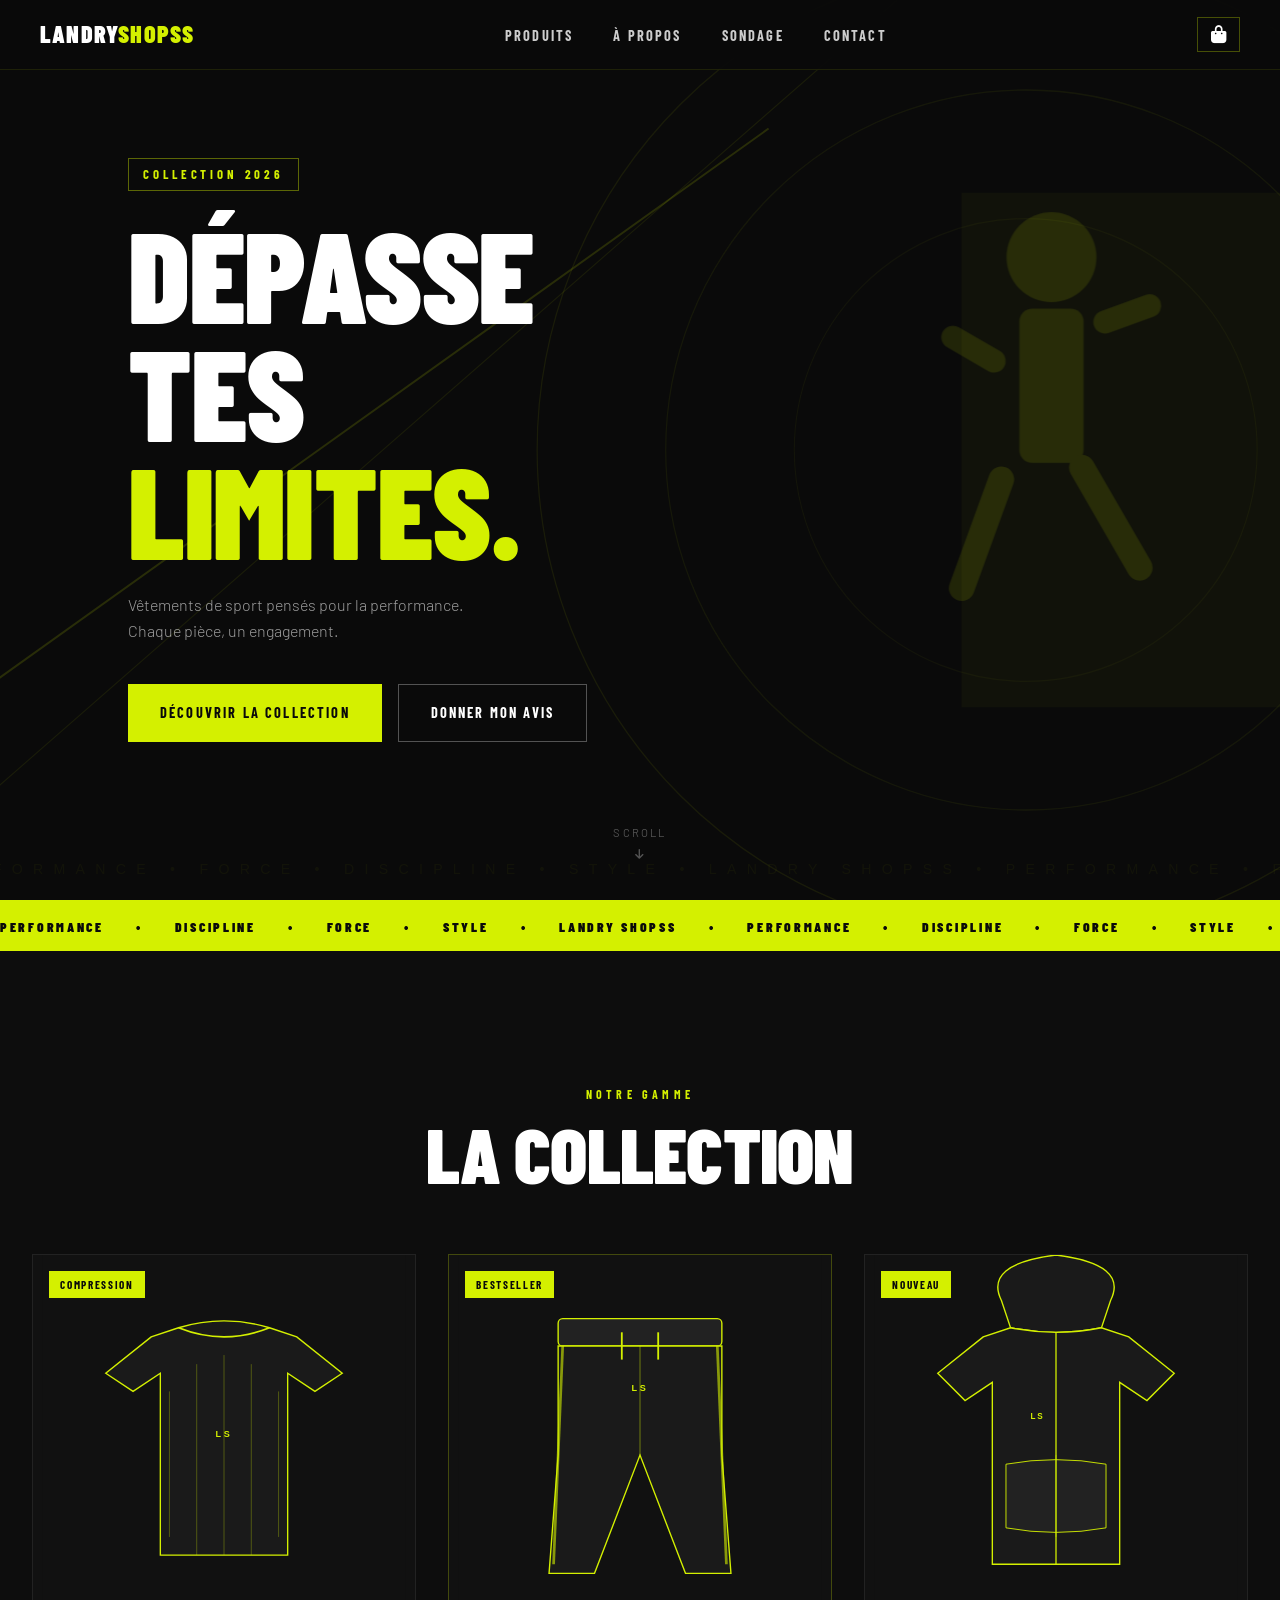
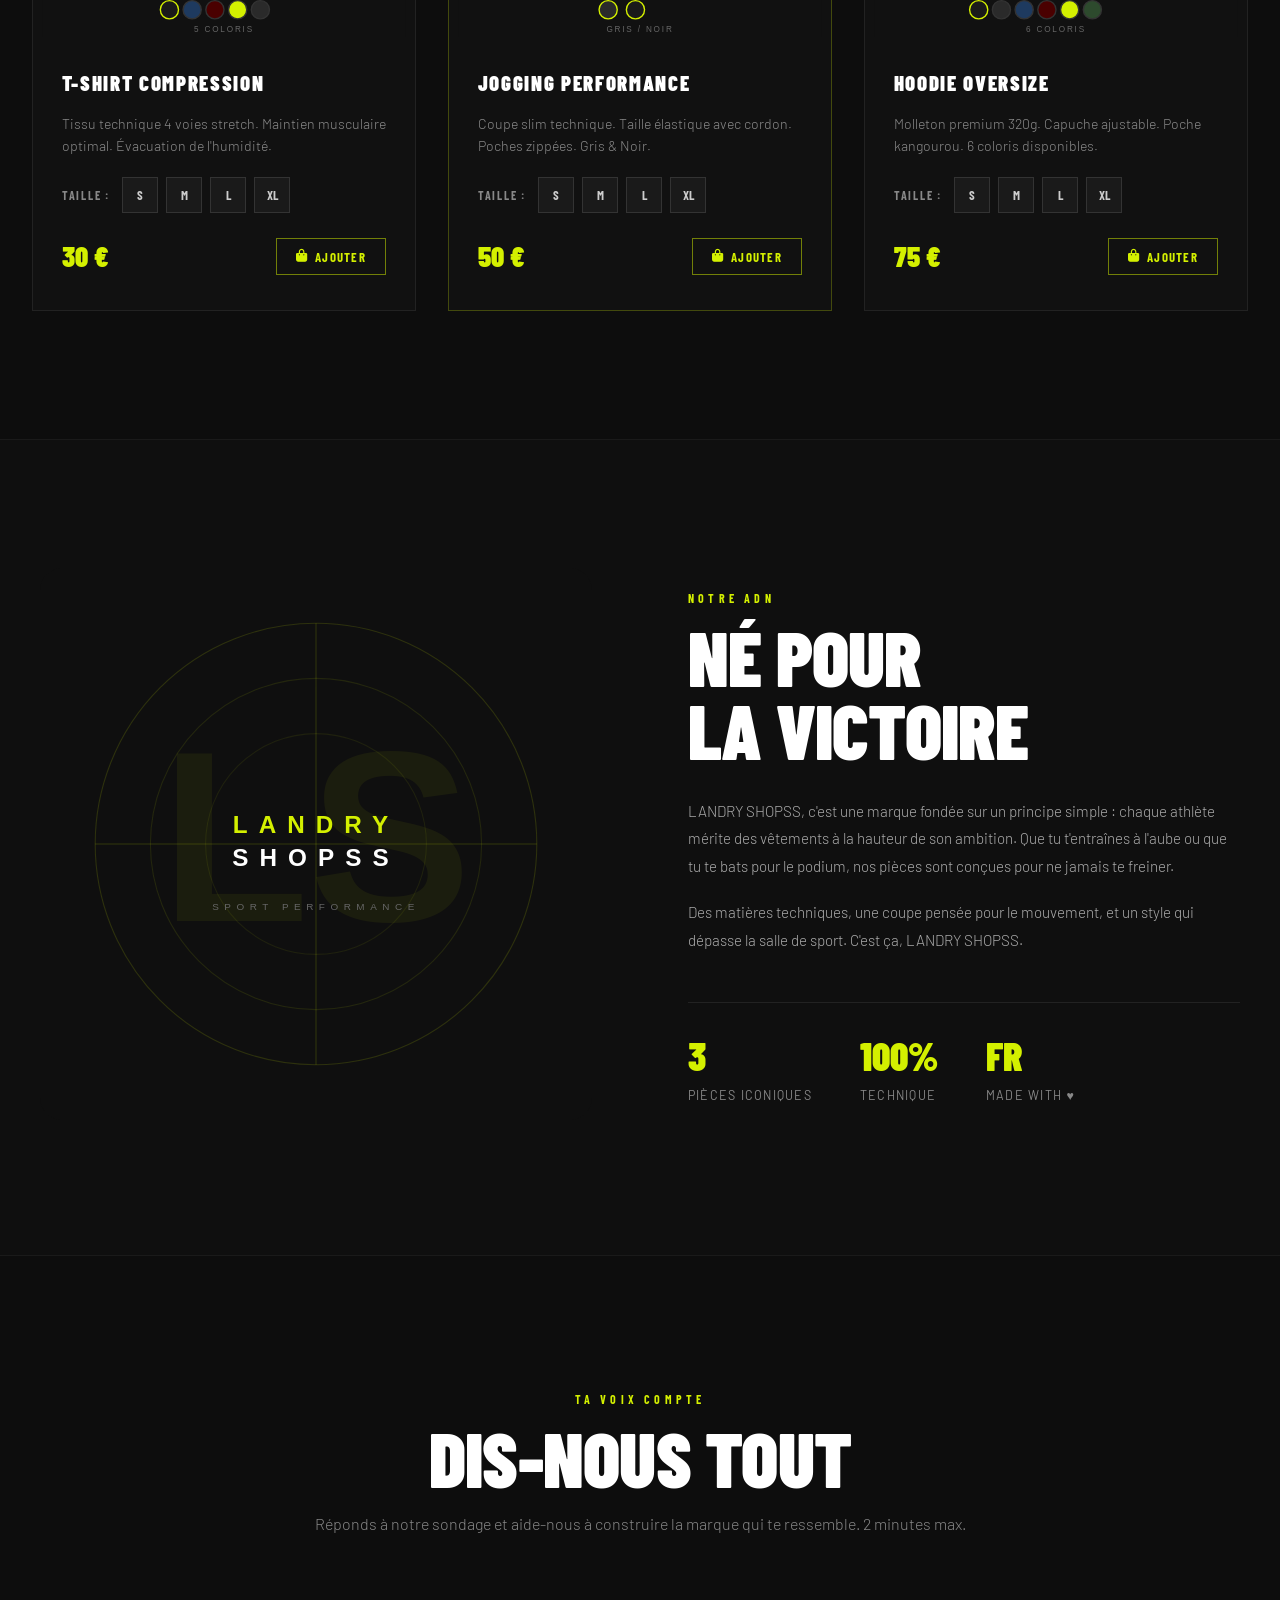
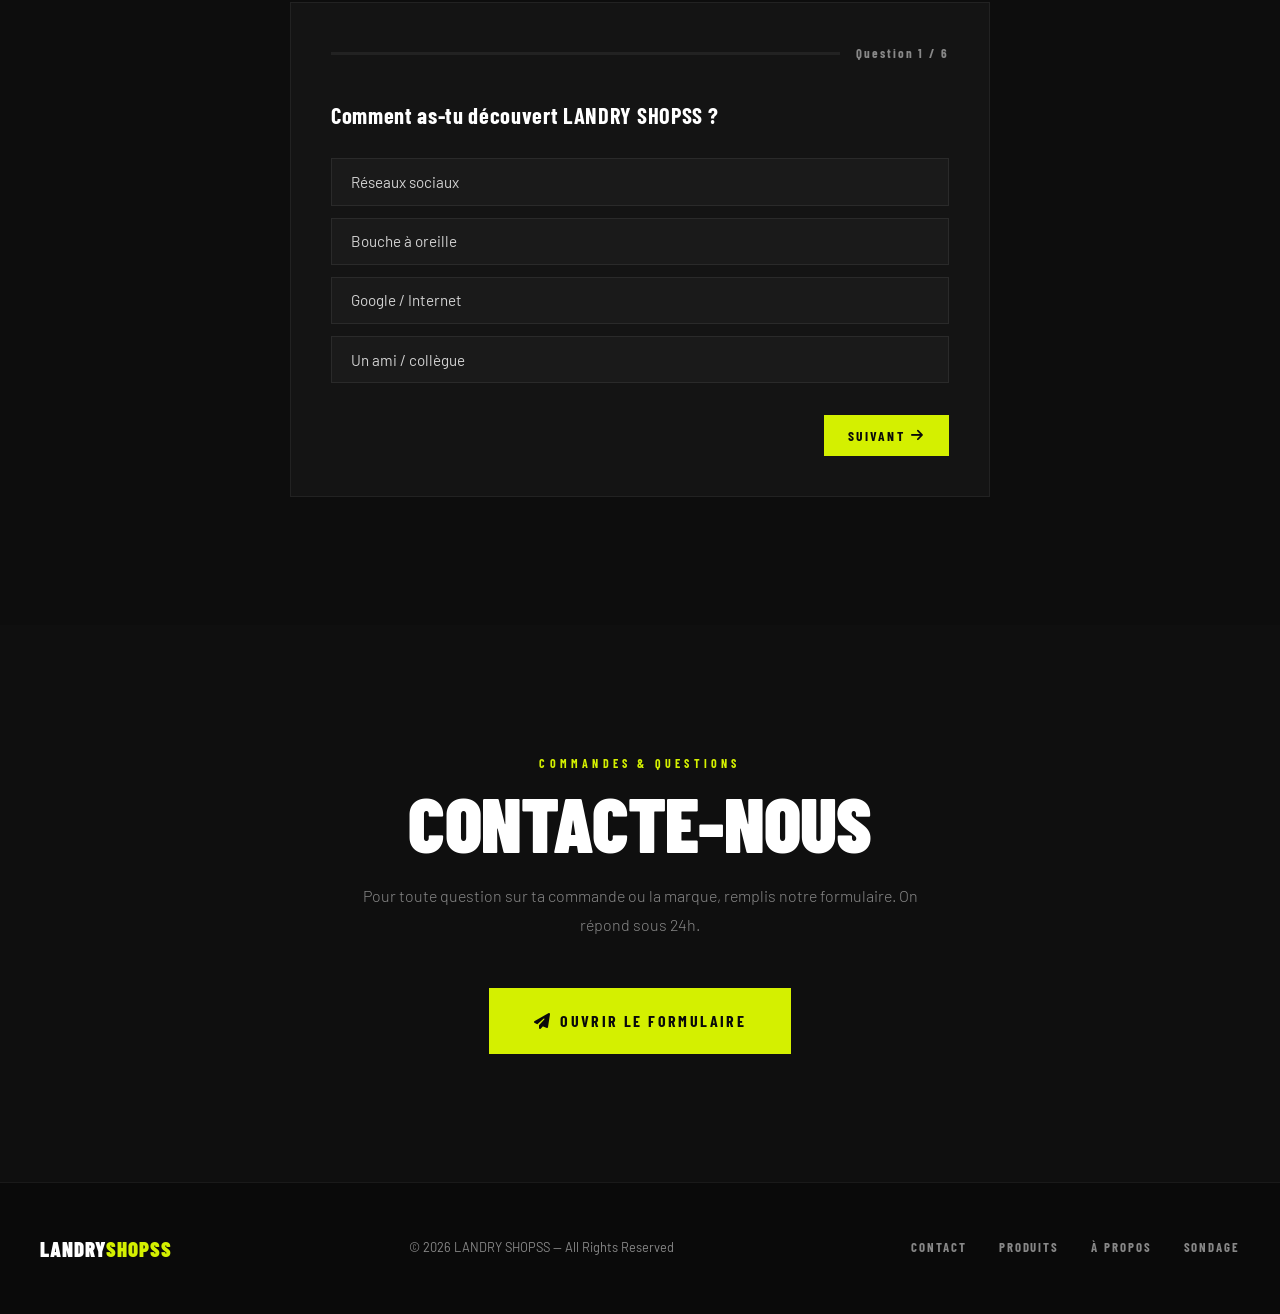
<file: index.html>
<!DOCTYPE html>
<html lang="fr">
<head>
  <meta charset="UTF-8">
  <meta name="viewport" content="width=device-width, initial-scale=1.0">
  <title>LANDRY SHOPSS — Sport Performance</title>
  <meta name="description" content="LANDRY SHOPSS — Vêtements de sport performance. T-shirts compression, joggings, hoodies. Livraison France.">
  <link href="https://fonts.googleapis.com/css2?family=Barlow+Condensed:wght@400;700;900&family=Barlow:wght@300;400;500&display=swap" rel="stylesheet">
  <link rel="stylesheet" href="https://cdnjs.cloudflare.com/ajax/libs/font-awesome/6.5.1/css/all.min.css">
  <link rel="stylesheet" href="style.css">
</head>
<body>

  <!-- ===== PANIER SIDEBAR ===== -->
  <div class="cart-overlay" id="cartOverlay" onclick="toggleCart()"></div>
  <aside class="cart-sidebar" id="cartSidebar">
    <div class="cart-header">
      <h2>MON PANIER</h2>
      <button class="cart-close" onclick="toggleCart()"><i class="fa-solid fa-xmark"></i></button>
    </div>
    <div class="cart-items" id="cartItems">
      <div class="cart-empty" id="cartEmpty">
        <i class="fa-solid fa-bag-shopping"></i>
        <p>Ton panier est vide.</p>
      </div>
    </div>
    <div class="cart-footer" id="cartFooter" style="display:none;">
      <div class="cart-total">
        <span>TOTAL</span>
        <span class="cart-total-amount" id="cartTotal">0 €</span>
      </div>
      <a href="https://admin.typeform.com/accounts/01J99XGKG7QRJWRQDHW927JT6B/workspaces/DyzyUU" target="_blank" class="btn-primary" style="width:100%;text-align:center;display:block;">
        <i class="fa-solid fa-lock"></i> Finaliser la commande
      </a>
      <button class="btn-clear" onclick="clearCart()">Vider le panier</button>
    </div>
  </aside>

  <!-- ===== NAVBAR ===== -->
  <nav class="navbar">
    <div class="nav-inner">
      <a href="#" class="logo">LANDRY<span>SHOPSS</span></a>
      <ul class="nav-links">
        <li><a href="#produits">Produits</a></li>
        <li><a href="#about">À propos</a></li>
        <li><a href="#sondage">Sondage</a></li>
        <li><a href="#contact">Contact</a></li>
      </ul>
      <button class="cart-btn" onclick="toggleCart()">
        <i class="fa-solid fa-bag-shopping"></i>
        <span class="cart-count" id="cartCount">0</span>
      </button>
    </div>
  </nav>

  <!-- ===== HERO ===== -->
  <section class="hero">
    <div class="hero-bg">
      <svg viewBox="0 0 1200 700" preserveAspectRatio="xMidYMid slice" xmlns="http://www.w3.org/2000/svg">
        <rect width="1200" height="700" fill="#0a0a0a"/>
        <ellipse cx="900" cy="350" rx="380" ry="380" fill="none" stroke="#d4f000" stroke-width="1" opacity="0.08"/>
        <ellipse cx="900" cy="350" rx="280" ry="280" fill="none" stroke="#d4f000" stroke-width="1" opacity="0.06"/>
        <ellipse cx="900" cy="350" rx="180" ry="180" fill="none" stroke="#d4f000" stroke-width="1" opacity="0.04"/>
        <line x1="0" y1="600" x2="700" y2="100" stroke="#d4f000" stroke-width="1.5" opacity="0.15"/>
        <line x1="0" y1="700" x2="800" y2="0" stroke="#d4f000" stroke-width="0.8" opacity="0.08"/>
        <polygon points="850,150 1100,150 1100,550 850,550" fill="#d4f000" opacity="0.03"/>
        <g opacity="0.12" fill="#d4f000">
          <circle cx="920" cy="200" r="35"/>
          <rect x="895" y="240" width="50" height="120" rx="10"/>
          <rect x="840" y="250" width="55" height="18" rx="9" transform="rotate(30 840 250)"/>
          <rect x="950" y="245" width="55" height="18" rx="9" transform="rotate(-20 950 245)"/>
          <rect x="875" y="360" width="20" height="110" rx="10" transform="rotate(20 875 360)"/>
          <rect x="930" y="360" width="20" height="110" rx="10" transform="rotate(-30 930 360)"/>
        </g>
        <text x="50" y="680" font-family="sans-serif" font-size="11" fill="#d4f000" opacity="0.04" letter-spacing="8">PERFORMANCE • FORCE • DISCIPLINE • STYLE • LANDRY SHOPSS • PERFORMANCE • FORCE • DISCIPLINE</text>
      </svg>
    </div>
    <div class="hero-content">
      <span class="hero-label">Collection 2026</span>
      <h1 class="hero-title">DÉPASSE<br>TES<br><em>LIMITES.</em></h1>
      <p class="hero-sub">Vêtements de sport pensés pour la performance.<br>Chaque pièce, un engagement.</p>
      <div class="hero-actions">
        <a href="#produits" class="btn-primary">Découvrir la collection</a>
        <a href="#sondage" class="btn-ghost">Donner mon avis</a>
      </div>
    </div>
    <div class="hero-scroll">
      <span>Scroll</span>
      <i class="fa-solid fa-arrow-down"></i>
    </div>
  </section>

  <!-- ===== TICKER BAND ===== -->
  <div class="ticker-band">
    <div class="ticker-inner">
      <span>PERFORMANCE</span><span>•</span>
      <span>DISCIPLINE</span><span>•</span>
      <span>FORCE</span><span>•</span>
      <span>STYLE</span><span>•</span>
      <span>LANDRY SHOPSS</span><span>•</span>
      <span>PERFORMANCE</span><span>•</span>
      <span>DISCIPLINE</span><span>•</span>
      <span>FORCE</span><span>•</span>
      <span>STYLE</span><span>•</span>
      <span>LANDRY SHOPSS</span><span>•</span>
      <span>PERFORMANCE</span><span>•</span>
      <span>DISCIPLINE</span><span>•</span>
    </div>
  </div>

  <!-- ===== PRODUITS ===== -->
  <section class="produits" id="produits">
    <div class="section-header">
      <span class="section-label">Notre gamme</span>
      <h2 class="section-title">LA COLLECTION</h2>
    </div>

    <div class="products-grid">

      <!-- T-SHIRT COMPRESSION -->
      <article class="product-card">
        <div class="product-visual">
          <svg viewBox="0 0 400 420" xmlns="http://www.w3.org/2000/svg">
            <rect width="400" height="420" fill="#111"/>
            <g transform="translate(200,210)">
              <path d="M-80,-120 L-130,-80 L-100,-60 L-70,-80 L-70,120 L70,120 L70,-80 L100,-60 L130,-80 L80,-120 L50,-130 Q0,-145 -50,-130 Z" fill="#1a1a1a" stroke="#d4f000" stroke-width="1.5"/>
              <path d="M-50,-130 Q0,-110 50,-130" fill="none" stroke="#d4f000" stroke-width="2"/>
              <line x1="-60" y1="-60" x2="-60" y2="100" stroke="#d4f000" stroke-width="0.8" opacity="0.4"/>
              <line x1="-30" y1="-90" x2="-30" y2="120" stroke="#d4f000" stroke-width="0.8" opacity="0.4"/>
              <line x1="0" y1="-100" x2="0" y2="120" stroke="#d4f000" stroke-width="0.8" opacity="0.4"/>
              <line x1="30" y1="-90" x2="30" y2="120" stroke="#d4f000" stroke-width="0.8" opacity="0.4"/>
              <line x1="60" y1="-60" x2="60" y2="100" stroke="#d4f000" stroke-width="0.8" opacity="0.4"/>
              <text x="0" y="-10" text-anchor="middle" font-family="sans-serif" font-size="10" font-weight="900" fill="#d4f000" letter-spacing="3">LS</text>
            </g>
            <circle cx="140" cy="390" r="10" fill="#1a1a1a" stroke="#d4f000" stroke-width="1.5"/>
            <circle cx="165" cy="390" r="10" fill="#1e3a5f" stroke="#333" stroke-width="1.5"/>
            <circle cx="190" cy="390" r="10" fill="#4a0000" stroke="#333" stroke-width="1.5"/>
            <circle cx="215" cy="390" r="10" fill="#d4f000" stroke="#333" stroke-width="1.5"/>
            <circle cx="240" cy="390" r="10" fill="#2a2a2a" stroke="#333" stroke-width="1.5"/>
            <text x="200" y="415" text-anchor="middle" font-family="sans-serif" font-size="9" fill="#666" letter-spacing="2">5 COLORIS</text>
          </svg>
          <div class="product-badge">COMPRESSION</div>
        </div>
        <div class="product-info">
          <h3>T-SHIRT COMPRESSION</h3>
          <p class="product-desc">Tissu technique 4 voies stretch. Maintien musculaire optimal. Évacuation de l'humidité.</p>
          <div class="size-selector">
            <span class="size-label">TAILLE :</span>
            <div class="sizes">
              <button class="size-btn" onclick="selectSize(this)">S</button>
              <button class="size-btn" onclick="selectSize(this)">M</button>
              <button class="size-btn" onclick="selectSize(this)">L</button>
              <button class="size-btn" onclick="selectSize(this)">XL</button>
            </div>
          </div>
          <div class="product-footer">
            <span class="product-price">30 €</span>
            <button class="btn-buy" onclick="addToCart('T-Shirt Compression', 30, this)">
              <i class="fa-solid fa-bag-shopping"></i> Ajouter
            </button>
          </div>
        </div>
      </article>

      <!-- JOGGING -->
      <article class="product-card featured">
        <div class="product-visual">
          <svg viewBox="0 0 400 420" xmlns="http://www.w3.org/2000/svg">
            <rect width="400" height="420" fill="#111"/>
            <g transform="translate(200,200)">
              <rect x="-90" y="-130" width="180" height="30" rx="5" fill="#222" stroke="#d4f000" stroke-width="1.5"/>
              <path d="M-90,-100 L-90,20 L-100,150 L-50,150 L0,20 L50,150 L100,150 L90,20 L90,-100 Z" fill="#1a1a1a" stroke="#d4f000" stroke-width="1.5"/>
              <line x1="0" y1="-100" x2="0" y2="20" stroke="#d4f000" stroke-width="1" opacity="0.5"/>
              <line x1="-85" y1="-100" x2="-95" y2="140" stroke="#d4f000" stroke-width="3" opacity="0.6"/>
              <line x1="85" y1="-100" x2="95" y2="140" stroke="#d4f000" stroke-width="3" opacity="0.6"/>
              <line x1="-20" y1="-115" x2="-20" y2="-85" stroke="#d4f000" stroke-width="2"/>
              <line x1="20" y1="-115" x2="20" y2="-85" stroke="#d4f000" stroke-width="2"/>
              <text x="0" y="-50" text-anchor="middle" font-family="sans-serif" font-size="10" font-weight="900" fill="#d4f000" letter-spacing="3">LS</text>
            </g>
            <circle cx="165" cy="390" r="10" fill="#2a2a2a" stroke="#d4f000" stroke-width="1.5"/>
            <circle cx="195" cy="390" r="10" fill="#1a1a1a" stroke="#d4f000" stroke-width="1.5"/>
            <text x="200" y="415" text-anchor="middle" font-family="sans-serif" font-size="9" fill="#666" letter-spacing="2">GRIS / NOIR</text>
          </svg>
          <div class="product-badge">BESTSELLER</div>
        </div>
        <div class="product-info">
          <h3>JOGGING PERFORMANCE</h3>
          <p class="product-desc">Coupe slim technique. Taille élastique avec cordon. Poches zippées. Gris &amp; Noir.</p>
          <div class="size-selector">
            <span class="size-label">TAILLE :</span>
            <div class="sizes">
              <button class="size-btn" onclick="selectSize(this)">S</button>
              <button class="size-btn" onclick="selectSize(this)">M</button>
              <button class="size-btn" onclick="selectSize(this)">L</button>
              <button class="size-btn" onclick="selectSize(this)">XL</button>
            </div>
          </div>
          <div class="product-footer">
            <span class="product-price">50 €</span>
            <button class="btn-buy" onclick="addToCart('Jogging Performance', 50, this)">
              <i class="fa-solid fa-bag-shopping"></i> Ajouter
            </button>
          </div>
        </div>
      </article>

      <!-- HOODIE -->
      <article class="product-card">
        <div class="product-visual">
          <svg viewBox="0 0 400 420" xmlns="http://www.w3.org/2000/svg">
            <rect width="400" height="420" fill="#111"/>
            <g transform="translate(200,210)">
              <path d="M-60,-160 Q-80,-200 0,-210 Q80,-200 60,-160 L50,-130 Q0,-120 -50,-130 Z" fill="#1a1a1a" stroke="#d4f000" stroke-width="1.5"/>
              <path d="M-80,-120 L-130,-80 L-100,-50 L-70,-70 L-70,130 L70,130 L70,-70 L100,-50 L130,-80 L80,-120 L50,-130 Q0,-120 -50,-130 Z" fill="#1a1a1a" stroke="#d4f000" stroke-width="1.5"/>
              <path d="M-55,20 L-55,90 Q0,100 55,90 L55,20 Q0,10 -55,20 Z" fill="#222" stroke="#d4f000" stroke-width="1"/>
              <line x1="0" y1="10" x2="0" y2="100" stroke="#d4f000" stroke-width="1" opacity="0.5"/>
              <line x1="0" y1="-125" x2="0" y2="130" stroke="#d4f000" stroke-width="2" opacity="0.7"/>
              <text x="-28" y="-30" font-family="sans-serif" font-size="9" font-weight="900" fill="#d4f000" letter-spacing="2">LS</text>
            </g>
            <circle cx="115" cy="390" r="10" fill="#1a1a1a" stroke="#d4f000" stroke-width="1.5"/>
            <circle cx="140" cy="390" r="10" fill="#2a2a2a" stroke="#333" stroke-width="1.5"/>
            <circle cx="165" cy="390" r="10" fill="#1e3a5f" stroke="#333" stroke-width="1.5"/>
            <circle cx="190" cy="390" r="10" fill="#4a0000" stroke="#333" stroke-width="1.5"/>
            <circle cx="215" cy="390" r="10" fill="#d4f000" stroke="#333" stroke-width="1.5"/>
            <circle cx="240" cy="390" r="10" fill="#2d4a2d" stroke="#333" stroke-width="1.5"/>
            <text x="200" y="415" text-anchor="middle" font-family="sans-serif" font-size="9" fill="#666" letter-spacing="2">6 COLORIS</text>
          </svg>
          <div class="product-badge">NOUVEAU</div>
        </div>
        <div class="product-info">
          <h3>HOODIE OVERSIZE</h3>
          <p class="product-desc">Molleton premium 320g. Capuche ajustable. Poche kangourou. 6 coloris disponibles.</p>
          <div class="size-selector">
            <span class="size-label">TAILLE :</span>
            <div class="sizes">
              <button class="size-btn" onclick="selectSize(this)">S</button>
              <button class="size-btn" onclick="selectSize(this)">M</button>
              <button class="size-btn" onclick="selectSize(this)">L</button>
              <button class="size-btn" onclick="selectSize(this)">XL</button>
            </div>
          </div>
          <div class="product-footer">
            <span class="product-price">75 €</span>
            <button class="btn-buy" onclick="addToCart('Hoodie Oversize', 75, this)">
              <i class="fa-solid fa-bag-shopping"></i> Ajouter
            </button>
          </div>
        </div>
      </article>

    </div>
  </section>

  <!-- ===== ABOUT ===== -->
  <section class="about" id="about">
    <div class="about-inner">
      <div class="about-visual">
        <svg viewBox="0 0 500 500" xmlns="http://www.w3.org/2000/svg">
          <rect width="500" height="500" fill="#0f0f0f" rx="20"/>
          <text x="250" y="320" text-anchor="middle" font-family="sans-serif" font-size="220" font-weight="900" fill="#d4f000" opacity="0.06">LS</text>
          <circle cx="250" cy="250" r="200" fill="none" stroke="#d4f000" stroke-width="1" opacity="0.15"/>
          <circle cx="250" cy="250" r="150" fill="none" stroke="#d4f000" stroke-width="1" opacity="0.1"/>
          <circle cx="250" cy="250" r="100" fill="none" stroke="#d4f000" stroke-width="1" opacity="0.08"/>
          <line x1="50" y1="250" x2="450" y2="250" stroke="#d4f000" stroke-width="0.8" opacity="0.2"/>
          <line x1="250" y1="50" x2="250" y2="450" stroke="#d4f000" stroke-width="0.8" opacity="0.2"/>
          <text x="250" y="240" text-anchor="middle" font-family="sans-serif" font-size="22" font-weight="900" fill="#d4f000" letter-spacing="10">LANDRY</text>
          <text x="250" y="270" text-anchor="middle" font-family="sans-serif" font-size="22" font-weight="900" fill="#ffffff" letter-spacing="10">SHOPSS</text>
          <text x="250" y="310" text-anchor="middle" font-family="sans-serif" font-size="9" fill="#666" letter-spacing="5">SPORT PERFORMANCE</text>
        </svg>
      </div>
      <div class="about-text">
        <span class="section-label">Notre ADN</span>
        <h2 class="section-title">NÉ POUR<br>LA VICTOIRE</h2>
        <p>LANDRY SHOPSS, c'est une marque fondée sur un principe simple : chaque athlète mérite des vêtements à la hauteur de son ambition. Que tu t'entraînes à l'aube ou que tu te bats pour le podium, nos pièces sont conçues pour ne jamais te freiner.</p>
        <p>Des matières techniques, une coupe pensée pour le mouvement, et un style qui dépasse la salle de sport. C'est ça, LANDRY SHOPSS.</p>
        <div class="about-stats">
          <div class="stat"><strong>3</strong><span>Pièces iconiques</span></div>
          <div class="stat"><strong>100%</strong><span>Technique</span></div>
          <div class="stat"><strong>FR</strong><span>Made with ♥</span></div>
        </div>
      </div>
    </div>
  </section>

  <!-- ===== SONDAGE TYPEFORM ===== -->
  <section class="sondage" id="sondage">
    <div class="sondage-inner">
      <div class="section-header">
        <span class="section-label">Ta voix compte</span>
        <h2 class="section-title">DIS-NOUS TOUT</h2>
        <p class="sondage-sub">Réponds à notre sondage et aide-nous à construire la marque qui te ressemble. 2 minutes max.</p>
      </div>

      <!-- Formulaire inline -->
      <div class="form-wrapper" id="formWrapper">
        <div class="form-progress">
          <div class="progress-bar"><div class="progress-fill" id="progressFill"></div></div>
          <span class="progress-text" id="progressText">Question 1 / 6</span>
        </div>

        <div class="form-steps">

          <!-- Q1 -->
          <div class="form-step active" data-step="1">
            <p class="form-q">Comment as-tu découvert LANDRY SHOPSS ?</p>
            <div class="form-choices">
              <button class="form-choice" onclick="selectChoice(this)">Réseaux sociaux</button>
              <button class="form-choice" onclick="selectChoice(this)">Bouche à oreille</button>
              <button class="form-choice" onclick="selectChoice(this)">Google / Internet</button>
              <button class="form-choice" onclick="selectChoice(this)">Un ami / collègue</button>
            </div>
            <div class="form-nav"><button class="btn-next" onclick="nextStep()">Suivant <i class="fa-solid fa-arrow-right"></i></button></div>
          </div>

          <!-- Q2 -->
          <div class="form-step" data-step="2">
            <p class="form-q">Quel est ton sport principal ?</p>
            <div class="form-choices">
              <button class="form-choice" onclick="selectChoice(this)">Musculation / Fitness</button>
              <button class="form-choice" onclick="selectChoice(this)">Course à pied</button>
              <button class="form-choice" onclick="selectChoice(this)">Basketball / Football</button>
              <button class="form-choice" onclick="selectChoice(this)">Autre sport collectif</button>
            </div>
            <div class="form-nav">
              <button class="btn-prev" onclick="prevStep()"><i class="fa-solid fa-arrow-left"></i> Précédent</button>
              <button class="btn-next" onclick="nextStep()">Suivant <i class="fa-solid fa-arrow-right"></i></button>
            </div>
          </div>

          <!-- Q3 -->
          <div class="form-step" data-step="3">
            <p class="form-q">Quel produit t'intéresse le plus ?</p>
            <div class="form-choices">
              <button class="form-choice" onclick="selectChoice(this)">T-Shirt Compression — 30€</button>
              <button class="form-choice" onclick="selectChoice(this)">Jogging Performance — 50€</button>
              <button class="form-choice" onclick="selectChoice(this)">Hoodie Oversize — 75€</button>
              <button class="form-choice" onclick="selectChoice(this)">Toute la collection !</button>
            </div>
            <div class="form-nav">
              <button class="btn-prev" onclick="prevStep()"><i class="fa-solid fa-arrow-left"></i> Précédent</button>
              <button class="btn-next" onclick="nextStep()">Suivant <i class="fa-solid fa-arrow-right"></i></button>
            </div>
          </div>

          <!-- Q4 -->
          <div class="form-step" data-step="4">
            <p class="form-q">Qu'est-ce qui est le plus important pour toi dans un vêtement de sport ?</p>
            <div class="form-choices">
              <button class="form-choice" onclick="selectChoice(this)">La performance technique</button>
              <button class="form-choice" onclick="selectChoice(this)">Le style / l'esthétique</button>
              <button class="form-choice" onclick="selectChoice(this)">Le confort</button>
              <button class="form-choice" onclick="selectChoice(this)">Le rapport qualité/prix</button>
            </div>
            <div class="form-nav">
              <button class="btn-prev" onclick="prevStep()"><i class="fa-solid fa-arrow-left"></i> Précédent</button>
              <button class="btn-next" onclick="nextStep()">Suivant <i class="fa-solid fa-arrow-right"></i></button>
            </div>
          </div>

          <!-- Q5 -->
          <div class="form-step" data-step="5">
            <p class="form-q">Recommanderais-tu LANDRY SHOPSS à un ami ?</p>
            <div class="form-choices rating-choices">
              <button class="form-choice rating" onclick="selectChoice(this)">1</button>
              <button class="form-choice rating" onclick="selectChoice(this)">2</button>
              <button class="form-choice rating" onclick="selectChoice(this)">3</button>
              <button class="form-choice rating" onclick="selectChoice(this)">4</button>
              <button class="form-choice rating" onclick="selectChoice(this)">5</button>
            </div>
            <div class="rating-labels"><span>Pas du tout</span><span>Absolument !</span></div>
            <div class="form-nav">
              <button class="btn-prev" onclick="prevStep()"><i class="fa-solid fa-arrow-left"></i> Précédent</button>
              <button class="btn-next" onclick="nextStep()">Suivant <i class="fa-solid fa-arrow-right"></i></button>
            </div>
          </div>

          <!-- Q6 -->
          <div class="form-step" data-step="6">
            <p class="form-q">Un message ou une idée pour la marque ?</p>
            <textarea class="form-textarea" placeholder="Partage ton idée ici..." rows="4"></textarea>
            <div class="form-nav">
              <button class="btn-prev" onclick="prevStep()"><i class="fa-solid fa-arrow-left"></i> Précédent</button>
              <button class="btn-submit" onclick="submitForm()"><i class="fa-solid fa-paper-plane"></i> Envoyer</button>
            </div>
          </div>

          <!-- Merci -->
          <div class="form-step thanks" data-step="7">
            <div class="thanks-icon"><i class="fa-solid fa-circle-check"></i></div>
            <h3>MERCI !</h3>
            <p>Tes réponses nous aident à créer la meilleure marque de sport pour toi. À très vite.</p>
            <a href="#produits" class="btn-primary" style="margin-top:1.5rem;display:inline-block;">Retour à la collection</a>
          </div>

        </div>
      </div>
    </div>
  </section>

  <!-- ===== CONTACT ===== -->
  <section class="contact" id="contact">
    <div class="contact-inner">
      <span class="section-label">Commandes &amp; Questions</span>
      <h2 class="section-title">CONTACTE-NOUS</h2>
      <p class="contact-sub">Pour toute question sur ta commande ou la marque, remplis notre formulaire. On répond sous 24h.</p>
      <a href="https://admin.typeform.com/accounts/01J99XGKG7QRJWRQDHW927JT6B/workspaces/DyzyUU" target="_blank" class="btn-primary big">
        <i class="fa-solid fa-paper-plane"></i> Ouvrir le formulaire
      </a>
    </div>
  </section>

  <!-- ===== FOOTER ===== -->
  <footer class="footer">
    <div class="footer-inner">
      <span class="logo">LANDRY<span>SHOPSS</span></span>
      <p>© 2026 LANDRY SHOPSS — All Rights Reserved</p>
      <div class="footer-links">
        <a href="https://admin.typeform.com/accounts/01J99XGKG7QRJWRQDHW927JT6B/workspaces/DyzyUU" target="_blank">Contact</a>
        <a href="#produits">Produits</a>
        <a href="#about">À propos</a>
        <a href="#sondage">Sondage</a>
      </div>
    </div>
  </footer>

  <!-- ===== TOAST ===== -->
  <div class="toast" id="toast"></div>

  <!-- ===== JAVASCRIPT ===== -->
  <script>
    // ---- CART ----
    let cart = [];

    function toggleCart() {
      const sidebar = document.getElementById('cartSidebar');
      const overlay = document.getElementById('cartOverlay');
      sidebar.classList.toggle('open');
      overlay.classList.toggle('active');
    }

    function selectSize(btn) {
      const sizes = btn.closest('.sizes').querySelectorAll('.size-btn');
      sizes.forEach(b => b.classList.remove('active'));
      btn.classList.add('active');
    }

    function addToCart(name, price, btn) {
      const card = btn.closest('.product-card');
      const activeSize = card.querySelector('.size-btn.active');
      const size = activeSize ? activeSize.textContent : 'M';

      const existing = cart.find(i => i.name === name && i.size === size);
      if (existing) {
        existing.qty++;
      } else {
        cart.push({ name, price, size, qty: 1 });
      }

      renderCart();
      showToast(name + ' ajouté au panier !');

      btn.innerHTML = '<i class="fa-solid fa-check"></i> Ajouté !';
      btn.style.background = '#d4f000';
      btn.style.color = '#000';
      setTimeout(() => {
        btn.innerHTML = '<i class="fa-solid fa-bag-shopping"></i> Ajouter';
        btn.style.background = '';
        btn.style.color = '';
      }, 1500);
    }

    function renderCart() {
      const itemsEl = document.getElementById('cartItems');
      const emptyEl = document.getElementById('cartEmpty');
      const footerEl = document.getElementById('cartFooter');
      const countEl = document.getElementById('cartCount');
      const totalEl = document.getElementById('cartTotal');

      const totalQty = cart.reduce((s, i) => s + i.qty, 0);
      const totalPrice = cart.reduce((s, i) => s + i.price * i.qty, 0);

      countEl.textContent = totalQty;
      countEl.style.display = totalQty > 0 ? 'flex' : 'none';

      if (cart.length === 0) {
        emptyEl.style.display = 'flex';
        footerEl.style.display = 'none';
        itemsEl.querySelectorAll('.cart-item').forEach(e => e.remove());
        return;
      }

      emptyEl.style.display = 'none';
      footerEl.style.display = 'block';
      totalEl.textContent = totalPrice + ' €';

      itemsEl.querySelectorAll('.cart-item').forEach(e => e.remove());

      cart.forEach((item, idx) => {
        const div = document.createElement('div');
        div.className = 'cart-item';
        div.innerHTML = `
          <div class="cart-item-info">
            <strong>${item.name}</strong>
            <span>Taille : ${item.size}</span>
          </div>
          <div class="cart-item-actions">
            <div class="qty-ctrl">
              <button onclick="changeQty(${idx}, -1)">−</button>
              <span>${item.qty}</span>
              <button onclick="changeQty(${idx}, 1)">+</button>
            </div>
            <span class="cart-item-price">${item.price * item.qty} €</span>
            <button class="cart-remove" onclick="removeItem(${idx})"><i class="fa-solid fa-trash"></i></button>
          </div>
        `;
        itemsEl.appendChild(div);
      });
    }

    function changeQty(idx, delta) {
      cart[idx].qty += delta;
      if (cart[idx].qty <= 0) cart.splice(idx, 1);
      renderCart();
    }

    function removeItem(idx) {
      cart.splice(idx, 1);
      renderCart();
    }

    function clearCart() {
      cart = [];
      renderCart();
    }

    function showToast(msg) {
      const t = document.getElementById('toast');
      t.textContent = msg;
      t.classList.add('show');
      setTimeout(() => t.classList.remove('show'), 2500);
    }

    // ---- FORM ----
    let currentStep = 1;
    const totalSteps = 6;

    function updateProgress() {
      const pct = ((currentStep - 1) / totalSteps) * 100;
      document.getElementById('progressFill').style.width = pct + '%';
      document.getElementById('progressText').textContent = 'Question ' + currentStep + ' / ' + totalSteps;
    }

    function showStep(step) {
      document.querySelectorAll('.form-step').forEach(s => s.classList.remove('active'));
      const target = document.querySelector('[data-step="' + step + '"]');
      if (target) target.classList.add('active');
      if (step <= totalSteps) updateProgress();
    }

    function nextStep() {
      if (currentStep < totalSteps) { currentStep++; showStep(currentStep); }
    }

    function prevStep() {
      if (currentStep > 1) { currentStep--; showStep(currentStep); }
    }

    function selectChoice(btn) {
      const choices = btn.closest('.form-choices').querySelectorAll('.form-choice');
      choices.forEach(b => b.classList.remove('selected'));
      btn.classList.add('selected');
    }

    function submitForm() {
      document.getElementById('progressFill').style.width = '100%';
      document.getElementById('progressText').textContent = 'Complété !';
      currentStep = 7;
      showStep(7);
    }

    // Init
    renderCart();
    updateProgress();
  </script>

</body>
</html>
</file>
<file: style.css>
/* ===========================
   LANDRY SHOPSS — style.css
   =========================== */

/* ===== RESET & BASE ===== */
*, *::before, *::after {
  box-sizing: border-box;
  margin: 0;
  padding: 0;
}

:root {
  --accent: #d4f000;
  --accent-dim: #a8c000;
  --black: #0a0a0a;
  --dark: #111111;
  --dark2: #1a1a1a;
  --white: #ffffff;
  --gray: #888888;
  --light-gray: #cccccc;
  --bg: #0d0d0d;
}

html { scroll-behavior: smooth; }

body {
  font-family: 'Barlow', sans-serif;
  background-color: var(--bg);
  color: var(--white);
  line-height: 1.7;
  overflow-x: hidden;
}

/* ===== NAVBAR ===== */
.navbar {
  position: fixed;
  top: 0; left: 0; right: 0;
  z-index: 100;
  padding: 0 2rem;
  height: 70px;
  display: flex;
  align-items: center;
  background: rgba(10,10,10,0.92);
  backdrop-filter: blur(12px);
  border-bottom: 1px solid rgba(212,240,0,0.1);
}

.nav-inner {
  width: 100%;
  max-width: 1200px;
  margin: 0 auto;
  display: flex;
  align-items: center;
  justify-content: space-between;
}

.logo {
  font-family: 'Barlow Condensed', sans-serif;
  font-weight: 900;
  font-size: 1.5rem;
  letter-spacing: 0.05em;
  color: var(--white);
  text-decoration: none;
}
.logo span { color: var(--accent); }

.nav-links {
  list-style: none;
  display: flex;
  gap: 2.5rem;
}
.nav-links a {
  font-family: 'Barlow Condensed', sans-serif;
  font-weight: 700;
  font-size: 0.9rem;
  letter-spacing: 0.15em;
  text-transform: uppercase;
  color: var(--light-gray);
  text-decoration: none;
  transition: color 0.2s;
}
.nav-links a:hover { color: var(--accent); }

/* ===== CART BUTTON ===== */
.cart-btn {
  position: relative;
  background: none;
  border: 1px solid rgba(212,240,0,0.3);
  color: var(--white);
  font-size: 1.1rem;
  padding: 0.5rem 0.8rem;
  cursor: pointer;
  transition: border-color 0.2s, color 0.2s;
  display: flex;
  align-items: center;
  gap: 0.5rem;
}
.cart-btn:hover { border-color: var(--accent); color: var(--accent); }

.cart-count {
  display: none;
  align-items: center;
  justify-content: center;
  background: var(--accent);
  color: var(--black);
  font-family: 'Barlow Condensed', sans-serif;
  font-weight: 900;
  font-size: 0.75rem;
  width: 20px;
  height: 20px;
  border-radius: 50%;
}

/* ===== CART SIDEBAR ===== */
.cart-overlay {
  display: none;
  position: fixed;
  inset: 0;
  background: rgba(0,0,0,0.6);
  z-index: 200;
}
.cart-overlay.active { display: block; }

.cart-sidebar {
  position: fixed;
  top: 0; right: -420px;
  width: 420px;
  max-width: 100vw;
  height: 100vh;
  background: #141414;
  border-left: 1px solid #222;
  z-index: 201;
  display: flex;
  flex-direction: column;
  transition: right 0.35s cubic-bezier(0.4,0,0.2,1);
}
.cart-sidebar.open { right: 0; }

.cart-header {
  display: flex;
  align-items: center;
  justify-content: space-between;
  padding: 1.5rem 1.8rem;
  border-bottom: 1px solid #222;
}
.cart-header h2 {
  font-family: 'Barlow Condensed', sans-serif;
  font-weight: 900;
  font-size: 1.3rem;
  letter-spacing: 0.1em;
}
.cart-close {
  background: none;
  border: none;
  color: var(--gray);
  font-size: 1.3rem;
  cursor: pointer;
  transition: color 0.2s;
}
.cart-close:hover { color: var(--white); }

.cart-items {
  flex: 1;
  overflow-y: auto;
  padding: 1rem 1.8rem;
}

.cart-empty {
  display: flex;
  flex-direction: column;
  align-items: center;
  justify-content: center;
  height: 100%;
  gap: 1rem;
  color: var(--gray);
}
.cart-empty i { font-size: 2.5rem; opacity: 0.4; }
.cart-empty p { font-size: 0.9rem; }

.cart-item {
  display: flex;
  align-items: center;
  justify-content: space-between;
  padding: 1rem 0;
  border-bottom: 1px solid #1e1e1e;
  gap: 1rem;
}
.cart-item-info { flex: 1; }
.cart-item-info strong {
  display: block;
  font-family: 'Barlow Condensed', sans-serif;
  font-weight: 700;
  font-size: 0.95rem;
  letter-spacing: 0.05em;
  margin-bottom: 0.2rem;
}
.cart-item-info span { font-size: 0.8rem; color: var(--gray); }

.cart-item-actions {
  display: flex;
  align-items: center;
  gap: 0.75rem;
}
.qty-ctrl {
  display: flex;
  align-items: center;
  gap: 0.5rem;
  border: 1px solid #333;
  padding: 0.2rem 0.5rem;
}
.qty-ctrl button {
  background: none;
  border: none;
  color: var(--white);
  font-size: 1rem;
  cursor: pointer;
  padding: 0 0.2rem;
  transition: color 0.2s;
}
.qty-ctrl button:hover { color: var(--accent); }
.qty-ctrl span { font-size: 0.9rem; min-width: 18px; text-align: center; }

.cart-item-price {
  font-family: 'Barlow Condensed', sans-serif;
  font-weight: 700;
  font-size: 1rem;
  color: var(--accent);
  min-width: 50px;
  text-align: right;
}
.cart-remove {
  background: none;
  border: none;
  color: #444;
  cursor: pointer;
  font-size: 0.85rem;
  transition: color 0.2s;
}
.cart-remove:hover { color: #ff4444; }

.cart-footer {
  padding: 1.5rem 1.8rem;
  border-top: 1px solid #222;
}
.cart-total {
  display: flex;
  justify-content: space-between;
  align-items: center;
  margin-bottom: 1.2rem;
  font-family: 'Barlow Condensed', sans-serif;
  font-weight: 700;
  font-size: 1rem;
  letter-spacing: 0.1em;
}
.cart-total-amount { font-size: 1.5rem; color: var(--accent); }

.btn-clear {
  display: block;
  width: 100%;
  background: none;
  border: 1px solid #333;
  color: var(--gray);
  font-family: 'Barlow Condensed', sans-serif;
  font-weight: 700;
  font-size: 0.8rem;
  letter-spacing: 0.15em;
  text-transform: uppercase;
  padding: 0.7rem;
  margin-top: 0.75rem;
  cursor: pointer;
  transition: border-color 0.2s, color 0.2s;
}
.btn-clear:hover { border-color: #ff4444; color: #ff4444; }

/* ===== HERO ===== */
.hero {
  position: relative;
  min-height: 100vh;
  display: flex;
  align-items: center;
  justify-content: flex-start;
  padding: 0 10vw;
  overflow: hidden;
}
.hero-bg { position: absolute; inset: 0; z-index: 0; }
.hero-bg svg { width: 100%; height: 100%; }

.hero-content {
  position: relative;
  z-index: 1;
  max-width: 600px;
  animation: heroIn 1s ease both;
}
@keyframes heroIn {
  from { opacity: 0; transform: translateY(40px); }
  to   { opacity: 1; transform: translateY(0); }
}

.hero-label {
  display: inline-block;
  font-family: 'Barlow Condensed', sans-serif;
  font-size: 0.8rem;
  font-weight: 700;
  letter-spacing: 0.3em;
  text-transform: uppercase;
  color: var(--accent);
  border: 1px solid rgba(212,240,0,0.4);
  padding: 0.3rem 0.9rem;
  margin-bottom: 1.5rem;
}

.hero-title {
  font-family: 'Barlow Condensed', sans-serif;
  font-weight: 900;
  font-size: clamp(4rem, 10vw, 8rem);
  line-height: 0.92;
  letter-spacing: -0.01em;
  text-transform: uppercase;
  color: var(--white);
  margin-bottom: 1.5rem;
}
.hero-title em { font-style: normal; color: var(--accent); }

.hero-sub {
  font-size: 1rem;
  font-weight: 300;
  color: rgba(255,255,255,0.6);
  margin-bottom: 2.5rem;
  line-height: 1.6;
}

.hero-actions { display: flex; gap: 1rem; flex-wrap: wrap; }

.btn-primary {
  display: inline-flex;
  align-items: center;
  gap: 0.5rem;
  font-family: 'Barlow Condensed', sans-serif;
  font-weight: 700;
  font-size: 0.9rem;
  letter-spacing: 0.15em;
  text-transform: uppercase;
  background: var(--accent);
  color: var(--black);
  padding: 1rem 2rem;
  text-decoration: none;
  transition: background 0.2s, transform 0.2s;
}
.btn-primary:hover { background: #fff; transform: translateY(-2px); }
.btn-primary.big { padding: 1.2rem 2.8rem; font-size: 1rem; }

.btn-ghost {
  display: inline-flex;
  align-items: center;
  font-family: 'Barlow Condensed', sans-serif;
  font-weight: 700;
  font-size: 0.9rem;
  letter-spacing: 0.15em;
  text-transform: uppercase;
  border: 1px solid rgba(255,255,255,0.3);
  color: var(--white);
  padding: 1rem 2rem;
  text-decoration: none;
  transition: border-color 0.2s, color 0.2s, transform 0.2s;
}
.btn-ghost:hover { border-color: var(--accent); color: var(--accent); transform: translateY(-2px); }

.hero-scroll {
  position: absolute;
  bottom: 2.5rem;
  left: 50%;
  transform: translateX(-50%);
  display: flex;
  flex-direction: column;
  align-items: center;
  gap: 0.4rem;
  color: rgba(255,255,255,0.3);
  font-size: 0.7rem;
  letter-spacing: 0.2em;
  text-transform: uppercase;
  animation: scrollBounce 2s ease-in-out infinite;
}
@keyframes scrollBounce {
  0%, 100% { transform: translateX(-50%) translateY(0); }
  50%       { transform: translateX(-50%) translateY(6px); }
}

/* ===== TICKER BAND ===== */
.ticker-band {
  background: var(--accent);
  overflow: hidden;
  padding: 0.75rem 0;
  white-space: nowrap;
}
.ticker-inner {
  display: inline-flex;
  gap: 2rem;
  animation: ticker 20s linear infinite;
  font-family: 'Barlow Condensed', sans-serif;
  font-weight: 900;
  font-size: 0.85rem;
  letter-spacing: 0.2em;
  text-transform: uppercase;
  color: var(--black);
}
@keyframes ticker {
  from { transform: translateX(0); }
  to   { transform: translateX(-50%); }
}

/* ===== SECTION COMMONS ===== */
.section-header { text-align: center; margin-bottom: 4rem; }

.section-label {
  display: inline-block;
  font-family: 'Barlow Condensed', sans-serif;
  font-size: 0.75rem;
  font-weight: 700;
  letter-spacing: 0.35em;
  text-transform: uppercase;
  color: var(--accent);
  margin-bottom: 0.75rem;
}

.section-title {
  font-family: 'Barlow Condensed', sans-serif;
  font-weight: 900;
  font-size: clamp(2.5rem, 6vw, 5rem);
  letter-spacing: -0.01em;
  text-transform: uppercase;
  color: var(--white);
  line-height: 0.95;
}

/* ===== PRODUCTS ===== */
.produits {
  padding: 8rem 2rem;
  max-width: 1300px;
  margin: 0 auto;
}

.products-grid {
  display: grid;
  grid-template-columns: repeat(3, 1fr);
  gap: 2rem;
}

.product-card {
  background: var(--dark);
  border: 1px solid #222;
  overflow: hidden;
  transition: transform 0.3s, border-color 0.3s;
  position: relative;
}
.product-card:hover { transform: translateY(-8px); border-color: rgba(212,240,0,0.4); }
.product-card.featured { border-color: rgba(212,240,0,0.25); }

.product-visual { position: relative; background: #111; aspect-ratio: 1; }
.product-visual svg { width: 100%; height: 100%; display: block; }

.product-badge {
  position: absolute;
  top: 1rem; left: 1rem;
  font-family: 'Barlow Condensed', sans-serif;
  font-weight: 700;
  font-size: 0.7rem;
  letter-spacing: 0.15em;
  text-transform: uppercase;
  background: var(--accent);
  color: var(--black);
  padding: 0.25rem 0.7rem;
}

.product-info { padding: 1.8rem; }
.product-info h3 {
  font-family: 'Barlow Condensed', sans-serif;
  font-weight: 900;
  font-size: 1.3rem;
  letter-spacing: 0.08em;
  text-transform: uppercase;
  color: var(--white);
  margin-bottom: 0.75rem;
}
.product-desc {
  font-size: 0.88rem;
  font-weight: 300;
  color: var(--gray);
  margin-bottom: 1.2rem;
  line-height: 1.6;
}

/* SIZE SELECTOR */
.size-selector {
  margin-bottom: 1.2rem;
  display: flex;
  align-items: center;
  gap: 0.75rem;
  flex-wrap: wrap;
}
.size-label {
  font-family: 'Barlow Condensed', sans-serif;
  font-size: 0.75rem;
  font-weight: 700;
  letter-spacing: 0.15em;
  color: var(--gray);
}
.sizes { display: flex; gap: 0.5rem; }
.size-btn {
  background: #1a1a1a;
  border: 1px solid #333;
  color: var(--light-gray);
  font-family: 'Barlow Condensed', sans-serif;
  font-weight: 700;
  font-size: 0.8rem;
  width: 36px;
  height: 36px;
  cursor: pointer;
  transition: all 0.2s;
}
.size-btn:hover { border-color: var(--accent); color: var(--accent); }
.size-btn.active { background: var(--accent); border-color: var(--accent); color: var(--black); }

.product-footer {
  display: flex;
  align-items: center;
  justify-content: space-between;
}
.product-price {
  font-family: 'Barlow Condensed', sans-serif;
  font-weight: 900;
  font-size: 1.8rem;
  color: var(--accent);
}

.btn-buy {
  font-family: 'Barlow Condensed', sans-serif;
  font-weight: 700;
  font-size: 0.8rem;
  letter-spacing: 0.1em;
  text-transform: uppercase;
  background: transparent;
  border: 1px solid rgba(212,240,0,0.5);
  color: var(--accent);
  padding: 0.6rem 1.2rem;
  cursor: pointer;
  transition: background 0.2s, color 0.2s;
  display: flex;
  align-items: center;
  gap: 0.4rem;
}
.btn-buy:hover { background: var(--accent); color: var(--black); }

/* ===== ABOUT ===== */
.about {
  background: #0f0f0f;
  padding: 8rem 2rem;
  border-top: 1px solid #1a1a1a;
  border-bottom: 1px solid #1a1a1a;
}
.about-inner {
  max-width: 1200px;
  margin: 0 auto;
  display: grid;
  grid-template-columns: 1fr 1fr;
  gap: 6rem;
  align-items: center;
}
.about-visual svg { width: 100%; border-radius: 4px; }
.about-text .section-label { display: block; margin-bottom: 0.75rem; }
.about-text .section-title { margin-bottom: 2rem; }
.about-text p {
  font-size: 0.95rem;
  font-weight: 300;
  color: rgba(255,255,255,0.65);
  margin-bottom: 1.2rem;
  line-height: 1.8;
}
.about-stats {
  display: flex;
  gap: 3rem;
  margin-top: 3rem;
  padding-top: 2rem;
  border-top: 1px solid #222;
}
.stat strong {
  display: block;
  font-family: 'Barlow Condensed', sans-serif;
  font-weight: 900;
  font-size: 2.5rem;
  color: var(--accent);
  line-height: 1;
  margin-bottom: 0.3rem;
}
.stat span {
  font-size: 0.78rem;
  font-weight: 400;
  color: var(--gray);
  letter-spacing: 0.1em;
  text-transform: uppercase;
}

/* ===== SONDAGE ===== */
.sondage {
  padding: 8rem 2rem;
  background: var(--bg);
}
.sondage-inner { max-width: 700px; margin: 0 auto; }
.sondage-sub {
  text-align: center;
  font-size: 1rem;
  font-weight: 300;
  color: rgba(255,255,255,0.5);
  margin-top: 1rem;
  margin-bottom: 3rem;
}

.form-wrapper {
  background: #141414;
  border: 1px solid #222;
  padding: 2.5rem;
}

.form-progress {
  display: flex;
  align-items: center;
  gap: 1rem;
  margin-bottom: 2rem;
}
.progress-bar {
  flex: 1;
  height: 3px;
  background: #222;
}
.progress-fill {
  height: 100%;
  background: var(--accent);
  width: 0%;
  transition: width 0.4s ease;
}
.progress-text {
  font-family: 'Barlow Condensed', sans-serif;
  font-size: 0.8rem;
  font-weight: 700;
  letter-spacing: 0.15em;
  color: var(--gray);
  white-space: nowrap;
}

.form-step { display: none; }
.form-step.active { display: block; animation: stepIn 0.3s ease; }
@keyframes stepIn {
  from { opacity: 0; transform: translateX(20px); }
  to   { opacity: 1; transform: translateX(0); }
}

.form-q {
  font-family: 'Barlow Condensed', sans-serif;
  font-weight: 700;
  font-size: 1.4rem;
  letter-spacing: 0.03em;
  color: var(--white);
  margin-bottom: 1.5rem;
}

.form-choices {
  display: flex;
  flex-direction: column;
  gap: 0.75rem;
  margin-bottom: 2rem;
}
.form-choice {
  background: #1a1a1a;
  border: 1px solid #2a2a2a;
  color: rgba(255,255,255,0.8);
  font-family: 'Barlow', sans-serif;
  font-size: 0.95rem;
  padding: 0.85rem 1.2rem;
  text-align: left;
  cursor: pointer;
  transition: border-color 0.2s, color 0.2s, background 0.2s;
}
.form-choice:hover { border-color: rgba(212,240,0,0.4); color: var(--white); }
.form-choice.selected { border-color: var(--accent); color: var(--accent); background: rgba(212,240,0,0.06); }

.rating-choices {
  flex-direction: row !important;
}
.form-choice.rating {
  width: 52px;
  text-align: center;
  padding: 0.85rem 0;
  font-family: 'Barlow Condensed', sans-serif;
  font-weight: 700;
  font-size: 1.1rem;
}
.rating-labels {
  display: flex;
  justify-content: space-between;
  margin-top: -1rem;
  margin-bottom: 2rem;
  font-size: 0.72rem;
  color: var(--gray);
  letter-spacing: 0.05em;
}

.form-textarea {
  width: 100%;
  background: #1a1a1a;
  border: 1px solid #2a2a2a;
  color: var(--white);
  font-family: 'Barlow', sans-serif;
  font-size: 0.95rem;
  padding: 1rem 1.2rem;
  resize: vertical;
  margin-bottom: 2rem;
  outline: none;
  transition: border-color 0.2s;
}
.form-textarea:focus { border-color: rgba(212,240,0,0.4); }

.form-nav {
  display: flex;
  align-items: center;
  justify-content: flex-end;
  gap: 1rem;
}

.btn-next, .btn-prev, .btn-submit {
  font-family: 'Barlow Condensed', sans-serif;
  font-weight: 700;
  font-size: 0.85rem;
  letter-spacing: 0.15em;
  text-transform: uppercase;
  padding: 0.75rem 1.5rem;
  cursor: pointer;
  display: flex;
  align-items: center;
  gap: 0.4rem;
  transition: all 0.2s;
}
.btn-next, .btn-submit {
  background: var(--accent);
  color: var(--black);
  border: none;
}
.btn-next:hover, .btn-submit:hover { background: var(--white); }
.btn-prev {
  background: none;
  border: 1px solid #333;
  color: var(--gray);
}
.btn-prev:hover { border-color: var(--white); color: var(--white); }

/* THANKS STEP */
.form-step.thanks { text-align: center; padding: 2rem 0; }
.thanks-icon { font-size: 3.5rem; color: var(--accent); margin-bottom: 1rem; }
.form-step.thanks h3 {
  font-family: 'Barlow Condensed', sans-serif;
  font-weight: 900;
  font-size: 2.5rem;
  letter-spacing: 0.1em;
  margin-bottom: 0.75rem;
}
.form-step.thanks p {
  font-size: 0.95rem;
  font-weight: 300;
  color: rgba(255,255,255,0.6);
  max-width: 380px;
  margin: 0 auto;
  line-height: 1.7;
}

/* ===== CONTACT ===== */
.contact { padding: 8rem 2rem; text-align: center; background: #0f0f0f; }
.contact-inner { max-width: 600px; margin: 0 auto; }
.contact-inner .section-label { display: block; margin-bottom: 0.75rem; }
.contact-inner .section-title { margin-bottom: 1.5rem; }
.contact-sub {
  font-size: 1rem;
  font-weight: 300;
  color: rgba(255,255,255,0.5);
  margin-bottom: 3rem;
  line-height: 1.8;
}

/* ===== FOOTER ===== */
.footer {
  background: var(--black);
  border-top: 1px solid #1a1a1a;
  padding: 3rem 2rem;
}
.footer-inner {
  max-width: 1200px;
  margin: 0 auto;
  display: flex;
  align-items: center;
  justify-content: space-between;
  flex-wrap: wrap;
  gap: 1.5rem;
}
.footer-inner .logo {
  font-family: 'Barlow Condensed', sans-serif;
  font-weight: 900;
  font-size: 1.3rem;
  letter-spacing: 0.05em;
  color: var(--white);
  text-decoration: none;
}
.footer-inner .logo span { color: var(--accent); }
.footer-inner p { font-size: 0.8rem; color: var(--gray); }
.footer-links { display: flex; gap: 2rem; }
.footer-links a {
  font-family: 'Barlow Condensed', sans-serif;
  font-size: 0.8rem;
  font-weight: 700;
  letter-spacing: 0.15em;
  text-transform: uppercase;
  color: var(--gray);
  text-decoration: none;
  transition: color 0.2s;
}
.footer-links a:hover { color: var(--accent); }

/* ===== TOAST ===== */
.toast {
  position: fixed;
  bottom: 2rem;
  left: 50%;
  transform: translateX(-50%) translateY(80px);
  background: var(--accent);
  color: var(--black);
  font-family: 'Barlow Condensed', sans-serif;
  font-weight: 700;
  font-size: 0.9rem;
  letter-spacing: 0.1em;
  padding: 0.9rem 2rem;
  z-index: 999;
  opacity: 0;
  transition: all 0.35s cubic-bezier(0.4,0,0.2,1);
  pointer-events: none;
  white-space: nowrap;
}
.toast.show {
  opacity: 1;
  transform: translateX(-50%) translateY(0);
}

/* ===== RESPONSIVE ===== */
@media (max-width: 1024px) {
  .products-grid { grid-template-columns: 1fr 1fr; }
  .product-card:last-child { grid-column: 1 / -1; max-width: 500px; margin: 0 auto; width: 100%; }
  .about-inner { grid-template-columns: 1fr; gap: 3rem; }
  .about-visual { max-width: 400px; margin: 0 auto; }
}

@media (max-width: 768px) {
  .nav-links { display: none; }
  .hero { padding: 0 2rem; padding-top: 80px; }
  .products-grid { grid-template-columns: 1fr; }
  .product-card:last-child { grid-column: auto; max-width: none; }
  .about-stats { gap: 1.5rem; }
  .footer-inner { flex-direction: column; text-align: center; }
  .cart-sidebar { width: 100vw; }
  .form-wrapper { padding: 1.5rem; }
  .rating-choices { flex-wrap: wrap; }
}
</file>
